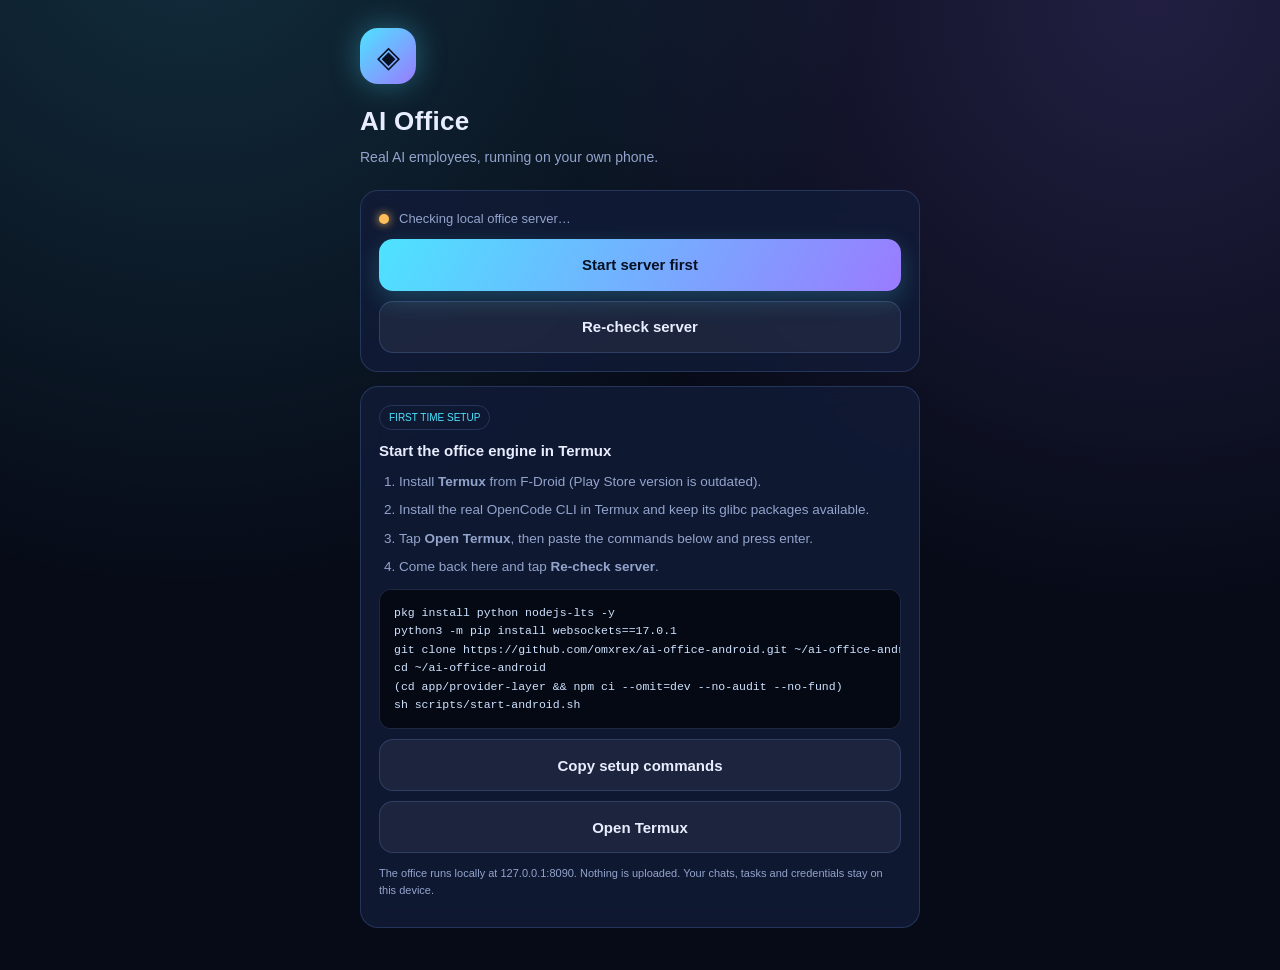
<file: android-app/index.html>
<!doctype html>
<html lang="en">
<head>
<meta charset="utf-8">
<meta name="viewport" content="width=device-width, initial-scale=1, maximum-scale=1, viewport-fit=cover">
<title>AI Office · Setup</title>
<style>
  :root{--bg:#070b18;--panel:rgba(18,27,56,.82);--line:rgba(126,164,255,.2);--text:#e8eeff;--muted:#93a4cc;--cyan:#4de3ff;--violet:#9a7bff;--green:#44e0a8;--amber:#ffbe5c}
  *{box-sizing:border-box;-webkit-tap-highlight-color:transparent}
  body{margin:0;min-height:100dvh;padding:28px 18px calc(28px + env(safe-area-inset-bottom));font:15px/1.5 -apple-system,BlinkMacSystemFont,"Segoe UI",Roboto,sans-serif;color:var(--text);background:radial-gradient(circle at 15% -10%,rgba(77,227,255,.16),transparent 45%),radial-gradient(circle at 90% 0,rgba(154,123,255,.18),transparent 40%),var(--bg)}
  .wrap{max-width:560px;margin:0 auto}
  .logo{width:56px;height:56px;display:grid;place-items:center;border-radius:18px;font-size:30px;background:linear-gradient(135deg,var(--cyan),var(--violet));color:#061022;box-shadow:0 0 30px rgba(77,227,255,.35)}
  h1{font-size:26px;margin:18px 0 6px;letter-spacing:.3px}
  .sub{color:var(--muted);margin:0 0 22px;font-size:14px}
  .card{border:1px solid var(--line);border-radius:18px;background:var(--panel);padding:18px;margin-bottom:14px;backdrop-filter:blur(12px)}
  .status{display:flex;align-items:center;gap:10px;font-size:13px;color:var(--muted)}
  .dot{width:10px;height:10px;border-radius:50%;background:var(--amber);box-shadow:0 0 10px var(--amber);flex:none}
  .status.ok .dot{background:var(--green);box-shadow:0 0 10px var(--green)}
  .status.ok{color:var(--green)}
  h2{font-size:15px;margin:0 0 10px}
  ol{margin:0;padding-left:20px;color:var(--muted);font-size:13.5px}
  li{margin-bottom:8px}
  code,pre{font-family:ui-monospace,SFMono-Regular,Menlo,monospace}
  pre{background:#050914;border:1px solid var(--line);border-radius:12px;padding:14px;overflow-x:auto;font-size:11.5px;line-height:1.6;color:#cfe3ff;margin:12px 0 0}
  .btn{min-height:52px;width:100%;border:0;border-radius:14px;font-size:15px;font-weight:700;margin-top:10px}
  .primary{background:linear-gradient(120deg,var(--cyan),var(--violet));color:#061022;box-shadow:0 8px 24px rgba(77,227,255,.22)}
  .secondary{background:rgba(255,255,255,.06);border:1px solid var(--line);color:var(--text)}
  .btn:active{transform:scale(.985)}
  .note{font-size:11px;color:var(--muted);margin-top:12px}
  .pill{display:inline-block;font-size:10px;padding:4px 9px;border-radius:999px;border:1px solid var(--line);color:var(--cyan);margin-bottom:10px}
</style>
</head>
<body>
<div class="wrap">
  <div class="logo">◈</div>
  <h1>AI Office</h1>
  <p class="sub">Real AI employees, running on your own phone.</p>

  <div class="card">
    <div class="status" id="status"><span class="dot"></span><span id="statusText">Checking local office server…</span></div>
    <button class="btn primary" id="open" onclick="openOffice()">Open AI Office</button>
    <button class="btn secondary" id="retry" onclick="retry()">Re-check server</button>
  </div>

  <div class="card" id="setup">
    <span class="pill">FIRST TIME SETUP</span>
    <h2>Start the office engine in Termux</h2>
    <ol>
      <li>Install <b>Termux</b> from F-Droid (Play Store version is outdated).</li>
      <li>Install the real OpenCode CLI in Termux and keep its glibc packages available.</li>
      <li>Tap <b>Open Termux</b>, then paste the commands below and press enter.</li>
      <li>Come back here and tap <b>Re-check server</b>.</li>
    </ol>
    <pre id="commands">pkg install python nodejs-lts -y
python3 -m pip install websockets==17.0.1
git clone https://github.com/omxrex/ai-office-android.git ~/ai-office-android
cd ~/ai-office-android
(cd app/provider-layer &amp;&amp; npm ci --omit=dev --no-audit --no-fund)
sh scripts/start-android.sh</pre>
    <button class="btn secondary" onclick="copyCommands()">Copy setup commands</button>
    <button class="btn secondary" onclick="openTermux()">Open Termux</button>
    <p class="note">The office runs locally at 127.0.0.1:8090. Nothing is uploaded. Your chats, tasks and credentials stay on this device.</p>
  </div>
</div>
<script>
  function setStatus(ok, text){
    var el = document.getElementById('status');
    el.className = 'status' + (ok ? ' ok' : '');
    document.getElementById('statusText').textContent = text;
    document.getElementById('setup').style.display = ok ? 'none' : 'block';
    document.getElementById('open').textContent = ok ? 'Open AI Office' : 'Start server first';
  }
  function openOffice(){
    if (window.AndroidOffice) window.AndroidOffice.openOffice();
    else window.location.href = 'http://127.0.0.1:8090/mobile';
  }
  function retry(){
    if (window.AndroidOffice) window.AndroidOffice.checkServer();
    else openOffice();
  }
  function openTermux(){
    if (window.AndroidOffice) window.AndroidOffice.openTermux();
  }
  function copyCommands(){
    var text = document.getElementById('commands').textContent;
    if (window.AndroidOffice) window.AndroidOffice.copyText(text);
    else if (navigator.clipboard) navigator.clipboard.writeText(text);
  }
  window.onServerStatus = function(ok){
    setStatus(ok, ok ? 'Office server is running · ready' : 'Office server is not running yet');
  };
  setStatus(false, 'Checking local office server…');
  if (window.AndroidOffice) window.AndroidOffice.checkServer();
</script>
</body>
</html>
</file>
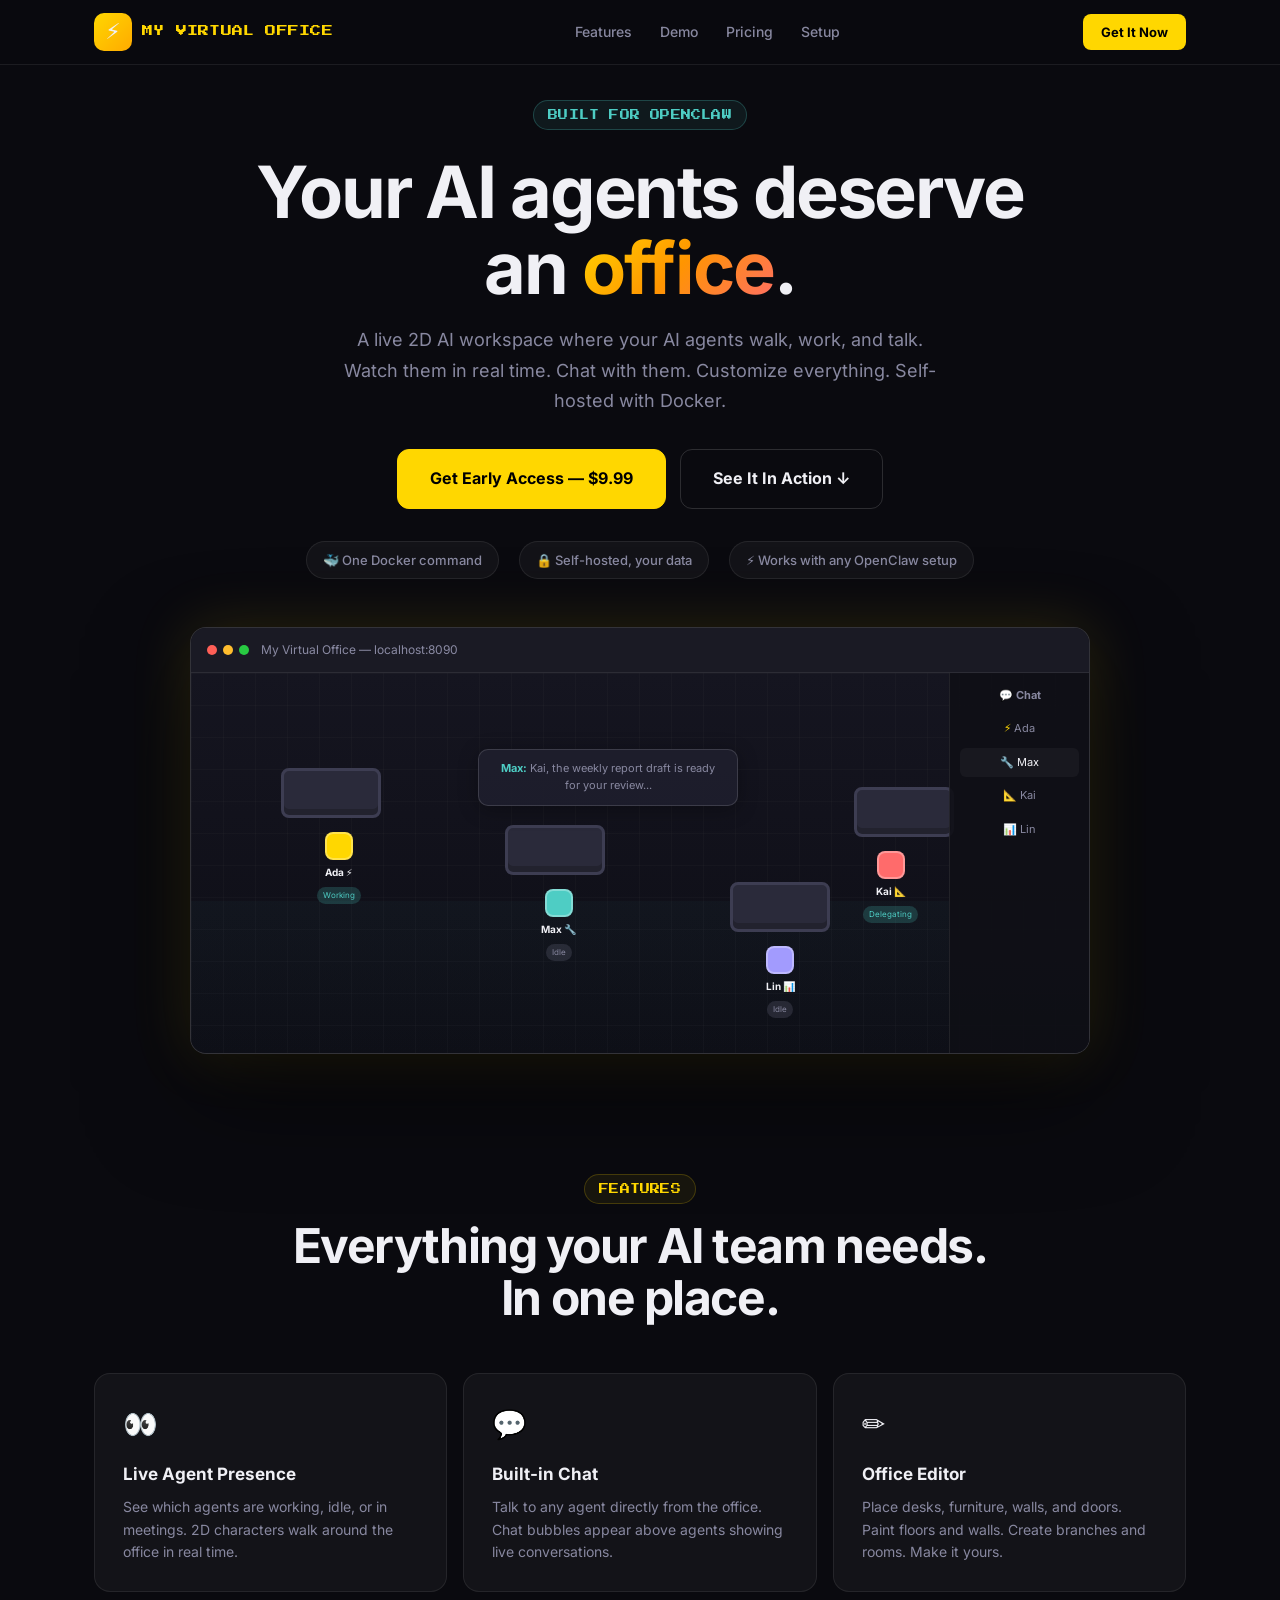
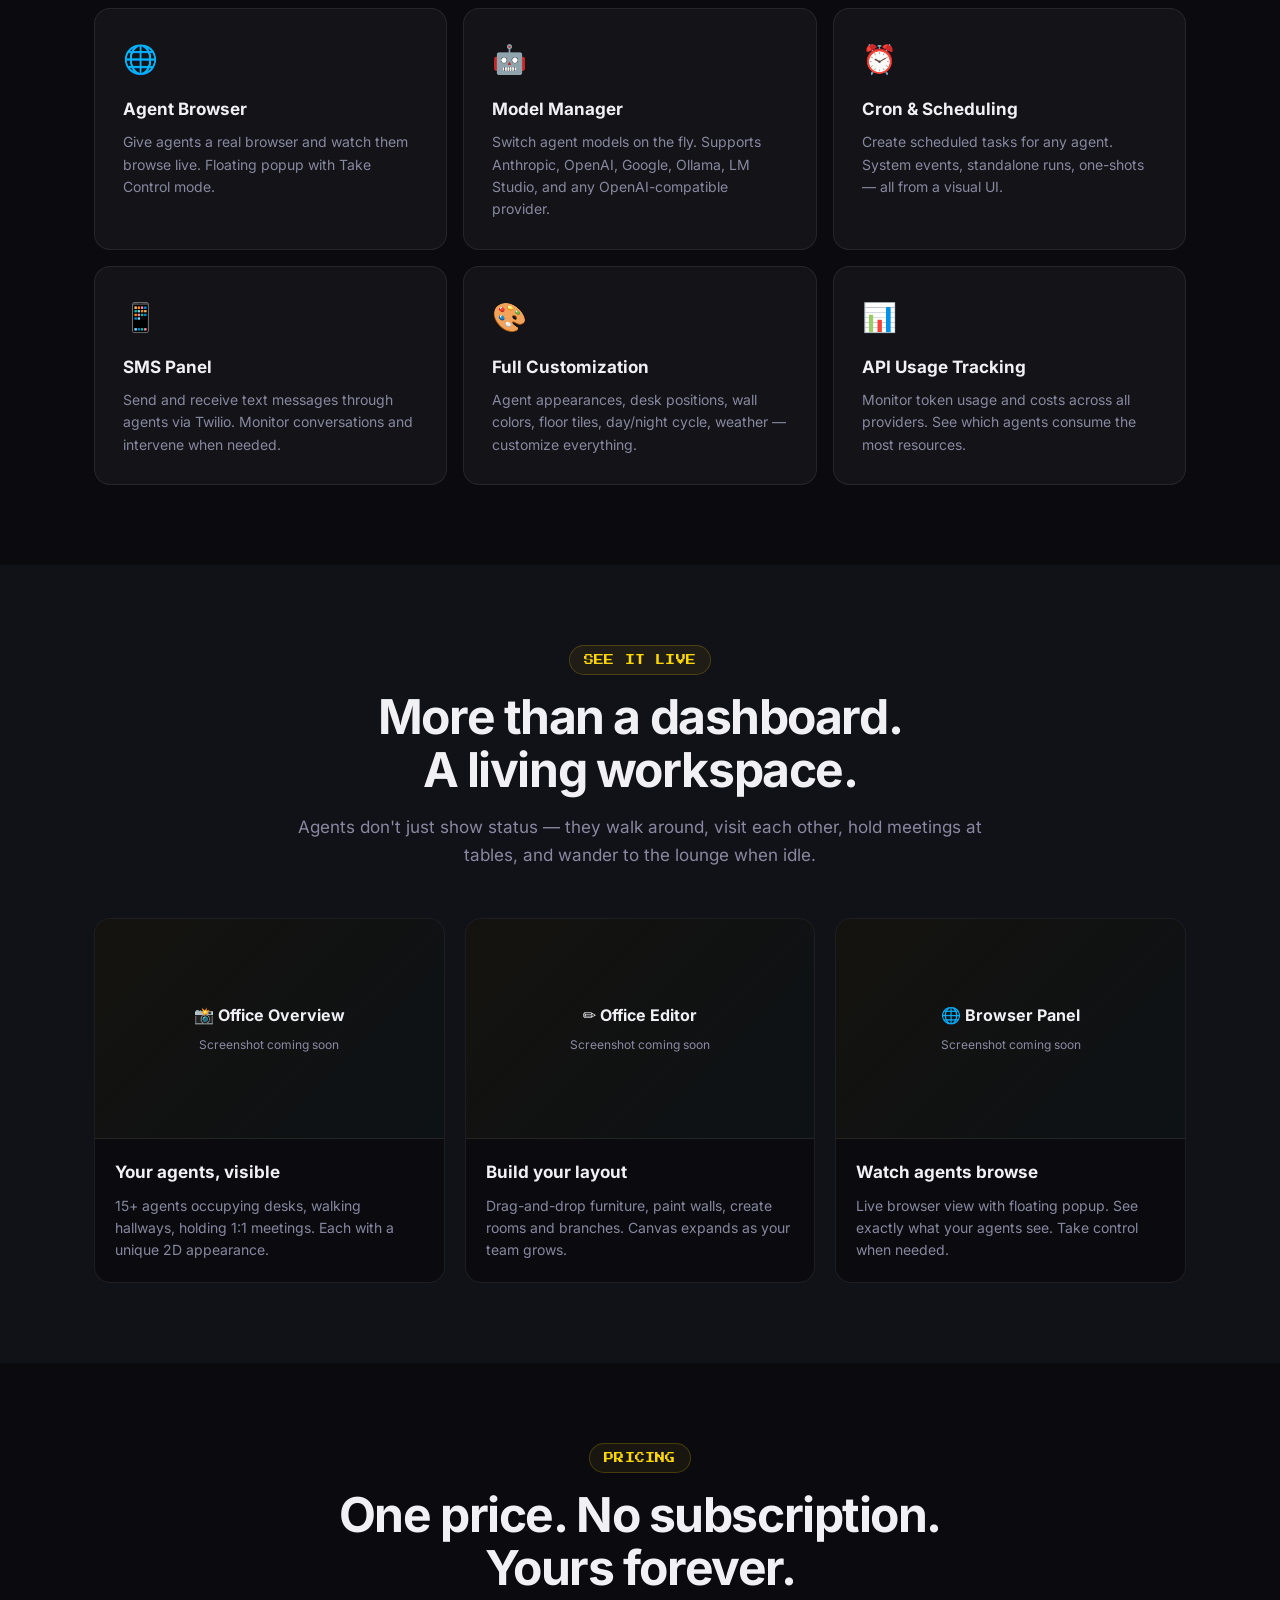
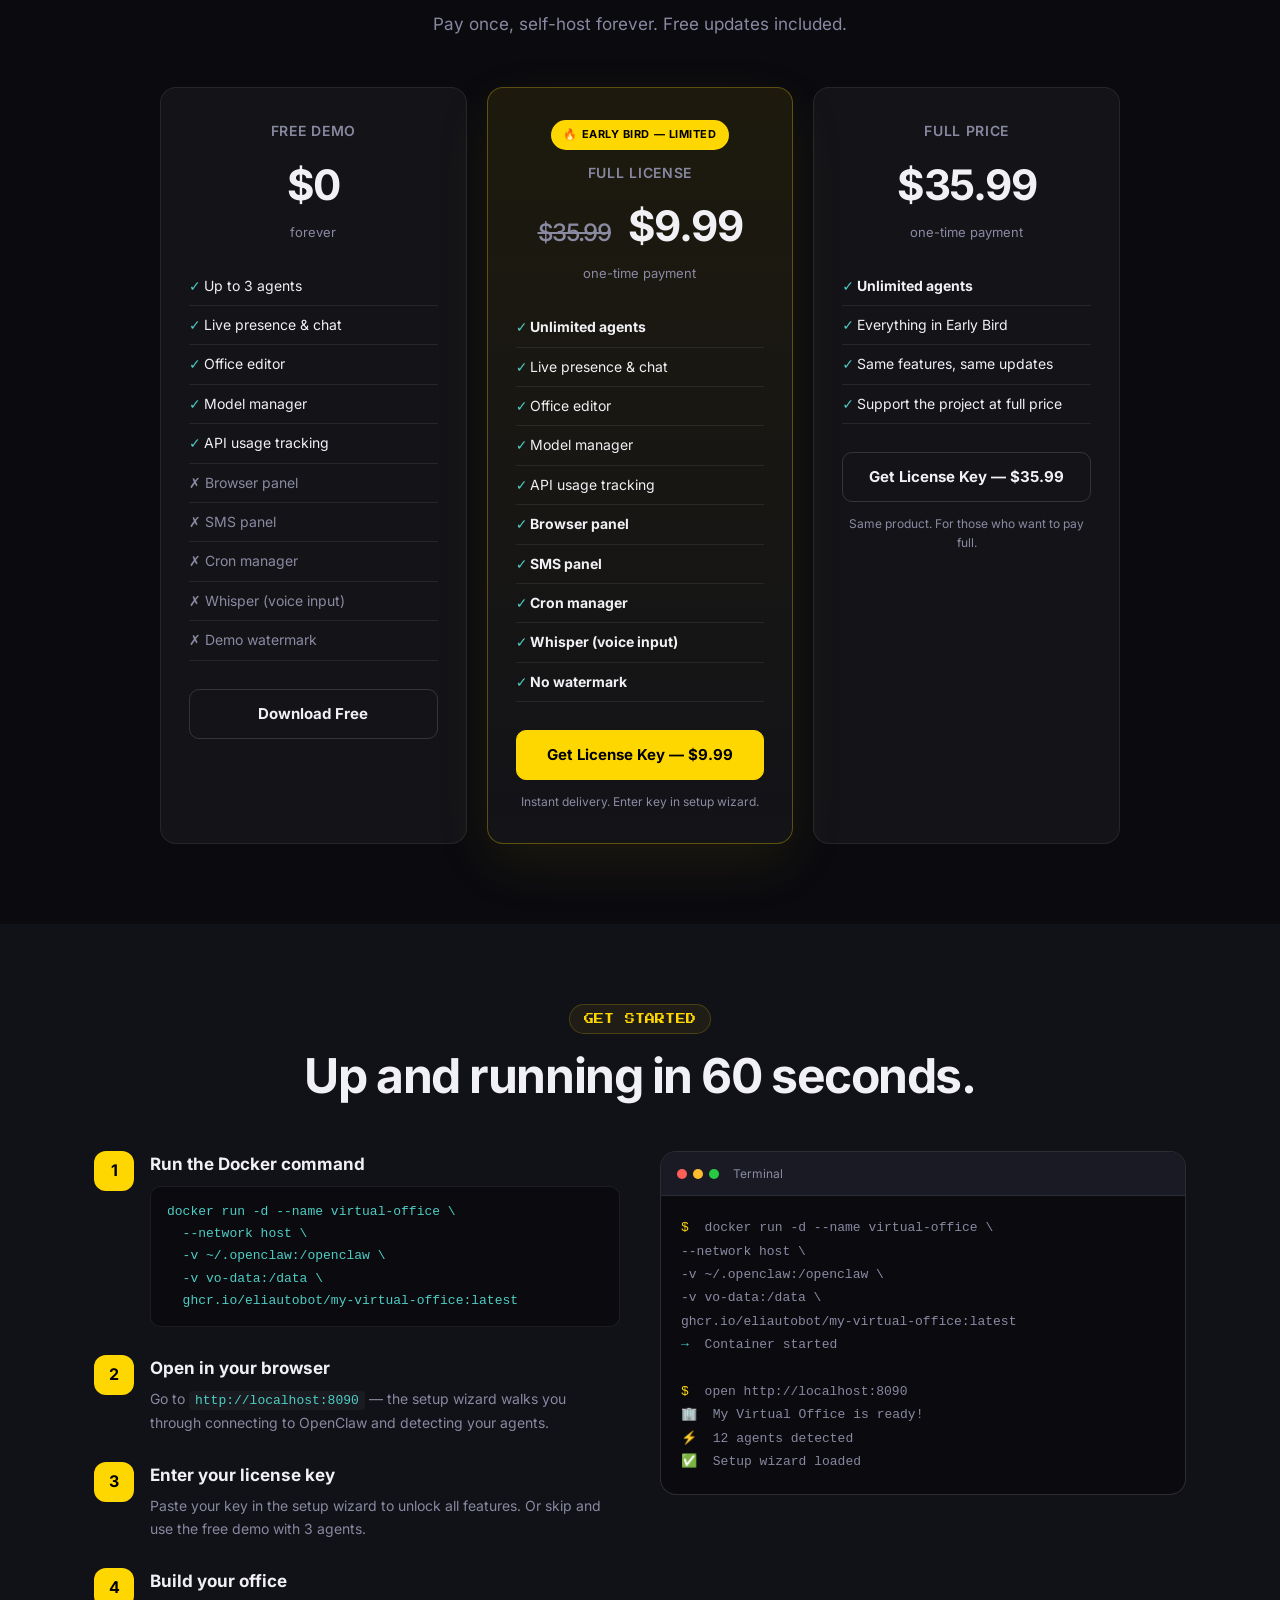
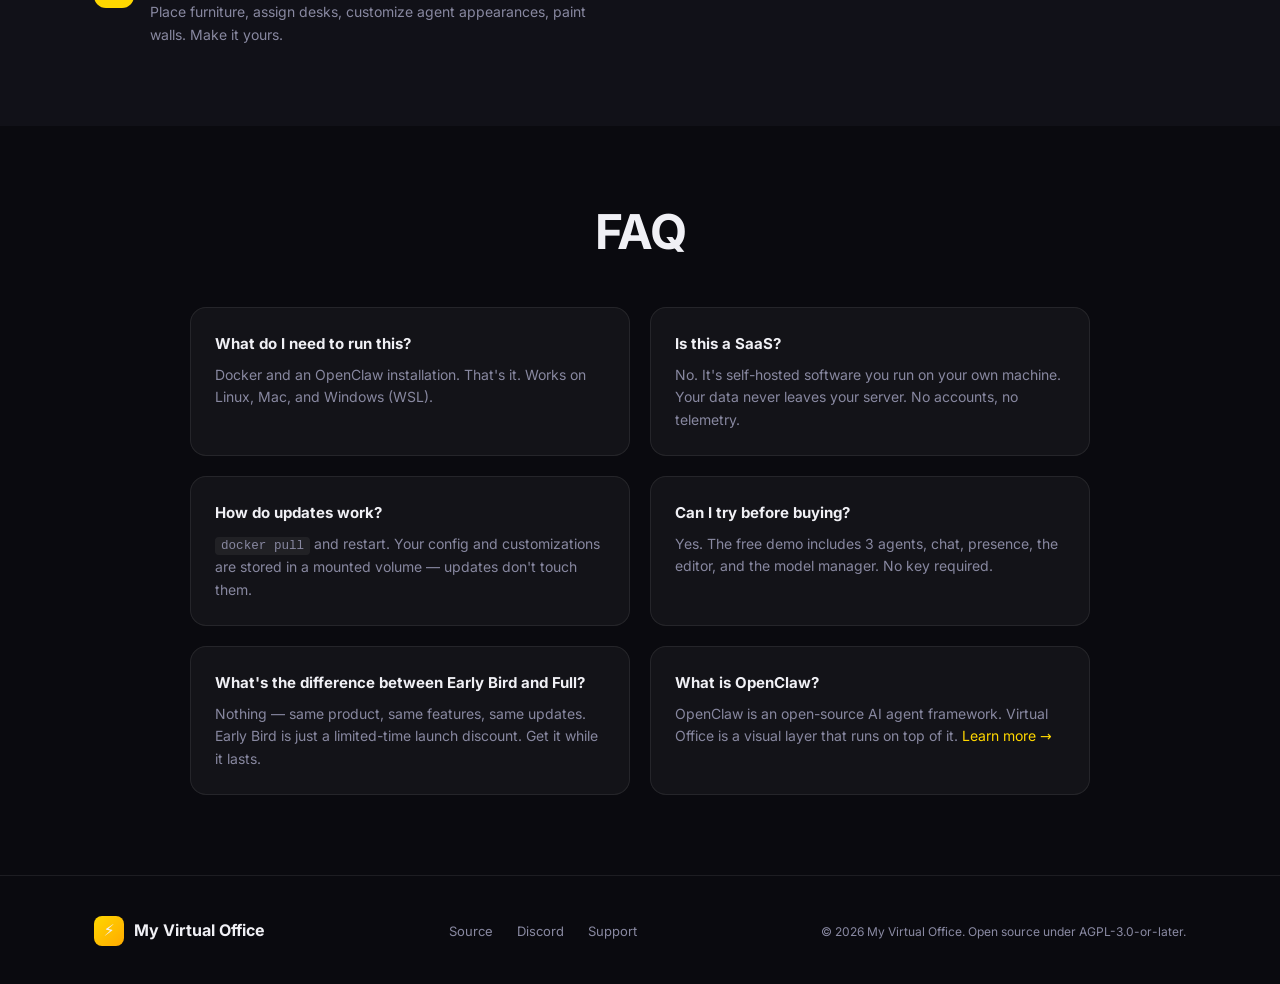
<file: website/index.html>
<!DOCTYPE html>
<html lang="en">
<head>
    <meta charset="UTF-8">
    <meta name="viewport" content="width=device-width, initial-scale=1.0">
    <title>My Virtual Office — A Visual Workspace for AI Agents</title>
    <meta name="description" content="Turn your AI agents into a living, breathing office. 2D AI workspace with live presence, chat, browser control, and more. Self-hosted with Docker.">
    <link rel="preload" href="fonts/Inter-latin.woff2" as="font" type="font/woff2" crossorigin>
    <link rel="preload" href="fonts/PressStart2P-latin.woff2" as="font" type="font/woff2" crossorigin>
    <link rel="stylesheet" href="styles.css">
</head>
<body>

<!-- Nav -->
<header class="nav">
    <div class="nav-inner">
        <a href="#" class="logo">
            <span class="logo-mark">⚡</span>
            <span class="logo-text">My Virtual Office</span>
        </a>
        <nav class="nav-links" aria-label="Sections">
            <a href="#features">Features</a>
            <a href="#demo">Demo</a>
            <a href="#pricing">Pricing</a>
            <a href="#setup">Setup</a>
        </nav>
        <a href="#pricing" class="nav-cta">Get It Now</a>
    </div>
</header>

<!-- Hero -->
<section class="hero">
    <div class="hero-inner">
        <div class="hero-badge">Built for OpenClaw</div>
        <h1>Your AI agents deserve<br>an <span class="gradient-text">office</span>.</h1>
        <p class="hero-sub">A live 2D AI workspace where your AI agents walk, work, and talk. Watch them in real time. Chat with them. Customize everything. Self-hosted with Docker.</p>
        <div class="hero-buttons">
            <a href="#pricing" class="btn btn-primary btn-lg">Get Early Access — $9.99</a>
            <a href="#demo" class="btn btn-ghost btn-lg">See It In Action ↓</a>
        </div>
        <div class="hero-proof">
            <div class="proof-item">🐳 One Docker command</div>
            <div class="proof-item">🔒 Self-hosted, your data</div>
            <div class="proof-item">⚡ Works with any OpenClaw setup</div>
        </div>
    </div>

    <!-- Animated office preview -->
    <div class="hero-preview">
        <div class="preview-window">
            <div class="preview-titlebar">
                <div class="titlebar-dots"><span></span><span></span><span></span></div>
                <div class="titlebar-text">My Virtual Office — localhost:8090</div>
            </div>
            <div class="preview-canvas">
                <div class="floor"></div>
                <!-- Desks -->
                <div class="p-desk" style="left:10%;top:25%"></div>
                <div class="p-desk" style="left:35%;top:40%"></div>
                <div class="p-desk" style="right:15%;top:30%"></div>
                <div class="p-desk" style="left:60%;top:55%"></div>
                <!-- Agents -->
                <div class="p-agent a1" style="left:14%;top:42%">
                    <div class="agent-body" style="background:#ffd700"></div>
                    <div class="agent-label">Ada ⚡</div>
                    <div class="agent-status working">Working</div>
                </div>
                <div class="p-agent a2" style="left:39%;top:57%">
                    <div class="agent-body" style="background:#4ecdc4"></div>
                    <div class="agent-label">Max 🔧</div>
                    <div class="agent-status idle">Idle</div>
                </div>
                <div class="p-agent a3" style="right:19%;top:47%">
                    <div class="agent-body" style="background:#ff6b6b"></div>
                    <div class="agent-label">Kai 📐</div>
                    <div class="agent-status working">Delegating</div>
                </div>
                <div class="p-agent a4" style="left:64%;top:72%">
                    <div class="agent-body" style="background:#a29bfe"></div>
                    <div class="agent-label">Lin 📊</div>
                    <div class="agent-status idle">Idle</div>
                </div>
                <!-- Chat bubble -->
                <div class="p-chat" style="left:32%;top:20%">
                    <strong>Max:</strong> Kai, the weekly report draft is ready for your review...
                </div>
                <!-- Sidebar mockup -->
                <div class="p-sidebar">
                    <div class="sb-title">💬 Chat</div>
                    <div class="sb-agent"><span style="color:#ffd700">⚡</span> Ada</div>
                    <div class="sb-agent active"><span style="color:#4ecdc4">🔧</span> Max</div>
                    <div class="sb-agent"><span style="color:#ff6b6b">📐</span> Kai</div>
                    <div class="sb-agent"><span style="color:#a29bfe">📊</span> Lin</div>
                </div>
            </div>
        </div>
    </div>
</section>

<!-- Features -->
<section id="features" class="features">
    <div class="section-inner">
        <div class="section-header">
            <div class="section-badge">Features</div>
            <h2>Everything your AI team needs.<br>In one place.</h2>
        </div>
        <div class="feature-grid">
            <div class="feature-card">
                <div class="feature-icon">👀</div>
                <h3>Live Agent Presence</h3>
                <p>See which agents are working, idle, or in meetings. 2D characters walk around the office in real time.</p>
            </div>
            <div class="feature-card">
                <div class="feature-icon">💬</div>
                <h3>Built-in Chat</h3>
                <p>Talk to any agent directly from the office. Chat bubbles appear above agents showing live conversations.</p>
            </div>
            <div class="feature-card">
                <div class="feature-icon">✏️</div>
                <h3>Office Editor</h3>
                <p>Place desks, furniture, walls, and doors. Paint floors and walls. Create branches and rooms. Make it yours.</p>
            </div>
            <div class="feature-card">
                <div class="feature-icon">🌐</div>
                <h3>Agent Browser</h3>
                <p>Give agents a real browser and watch them browse live. Floating popup with Take Control mode.</p>
            </div>
            <div class="feature-card">
                <div class="feature-icon">🤖</div>
                <h3>Model Manager</h3>
                <p>Switch agent models on the fly. Supports Anthropic, OpenAI, Google, Ollama, LM Studio, and any OpenAI-compatible provider.</p>
            </div>
            <div class="feature-card">
                <div class="feature-icon">⏰</div>
                <h3>Cron & Scheduling</h3>
                <p>Create scheduled tasks for any agent. System events, standalone runs, one-shots — all from a visual UI.</p>
            </div>
            <div class="feature-card">
                <div class="feature-icon">📱</div>
                <h3>SMS Panel</h3>
                <p>Send and receive text messages through agents via Twilio. Monitor conversations and intervene when needed.</p>
            </div>
            <div class="feature-card">
                <div class="feature-icon">🎨</div>
                <h3>Full Customization</h3>
                <p>Agent appearances, desk positions, wall colors, floor tiles, day/night cycle, weather — customize everything.</p>
            </div>
            <div class="feature-card">
                <div class="feature-icon">📊</div>
                <h3>API Usage Tracking</h3>
                <p>Monitor token usage and costs across all providers. See which agents consume the most resources.</p>
            </div>
        </div>
    </div>
</section>

<!-- Demo -->
<section id="demo" class="demo-section">
    <div class="section-inner">
        <div class="section-header">
            <div class="section-badge">See It Live</div>
            <h2>More than a dashboard.<br>A living workspace.</h2>
            <p class="section-sub">Agents don't just show status — they walk around, visit each other, hold meetings at tables, and wander to the lounge when idle.</p>
        </div>
        <div class="demo-grid">
            <div class="demo-card">
                <div class="demo-visual">
                    <div class="demo-placeholder">
                        <div class="placeholder-label">📸 Office Overview</div>
                        <div class="placeholder-hint">Screenshot coming soon</div>
                    </div>
                </div>
                <h3>Your agents, visible</h3>
                <p>15+ agents occupying desks, walking hallways, holding 1:1 meetings. Each with a unique 2D appearance.</p>
            </div>
            <div class="demo-card">
                <div class="demo-visual">
                    <div class="demo-placeholder">
                        <div class="placeholder-label">✏️ Office Editor</div>
                        <div class="placeholder-hint">Screenshot coming soon</div>
                    </div>
                </div>
                <h3>Build your layout</h3>
                <p>Drag-and-drop furniture, paint walls, create rooms and branches. Canvas expands as your team grows.</p>
            </div>
            <div class="demo-card">
                <div class="demo-visual">
                    <div class="demo-placeholder">
                        <div class="placeholder-label">🌐 Browser Panel</div>
                        <div class="placeholder-hint">Screenshot coming soon</div>
                    </div>
                </div>
                <h3>Watch agents browse</h3>
                <p>Live browser view with floating popup. See exactly what your agents see. Take control when needed.</p>
            </div>
        </div>
    </div>
</section>

<!-- Pricing -->
<section id="pricing" class="pricing-section">
    <div class="section-inner">
        <div class="section-header">
            <div class="section-badge">Pricing</div>
            <h2>One price. No subscription.<br>Yours forever.</h2>
            <p class="section-sub">Pay once, self-host forever. Free updates included.</p>
        </div>
        <div class="pricing-grid">
            <div class="pricing-card">
                <div class="price-tier">Free Demo</div>
                <div class="price-amount">$0</div>
                <div class="price-period">forever</div>
                <ul class="price-features">
                    <li class="included">Up to 3 agents</li>
                    <li class="included">Live presence & chat</li>
                    <li class="included">Office editor</li>
                    <li class="included">Model manager</li>
                    <li class="included">API usage tracking</li>
                    <li class="excluded">Browser panel</li>
                    <li class="excluded">SMS panel</li>
                    <li class="excluded">Cron manager</li>
                    <li class="excluded">Whisper (voice input)</li>
                    <li class="excluded">Demo watermark</li>
                </ul>
                <a href="https://github.com/eliautobot/my-virtual-office" class="btn btn-ghost btn-full" target="_blank">Download Free</a>
            </div>
            <div class="pricing-card featured">
                <div class="price-badge">🔥 EARLY BIRD — LIMITED</div>
                <div class="price-tier">Full License</div>
                <div class="price-amount"><span class="price-strike">$35.99</span> $9.99</div>
                <div class="price-period">one-time payment</div>
                <ul class="price-features">
                    <li class="included"><strong>Unlimited agents</strong></li>
                    <li class="included">Live presence & chat</li>
                    <li class="included">Office editor</li>
                    <li class="included">Model manager</li>
                    <li class="included">API usage tracking</li>
                    <li class="included"><strong>Browser panel</strong></li>
                    <li class="included"><strong>SMS panel</strong></li>
                    <li class="included"><strong>Cron manager</strong></li>
                    <li class="included"><strong>Whisper (voice input)</strong></li>
                    <li class="included"><strong>No watermark</strong></li>
                </ul>
                <a href="#" class="btn btn-primary btn-full" id="buy-btn">Get License Key — $9.99</a>
                <div class="price-note">Instant delivery. Enter key in setup wizard.</div>
            </div>
            <div class="pricing-card">
                <div class="price-tier">Full Price</div>
                <div class="price-amount">$35.99</div>
                <div class="price-period">one-time payment</div>
                <ul class="price-features">
                    <li class="included"><strong>Unlimited agents</strong></li>
                    <li class="included">Everything in Early Bird</li>
                    <li class="included">Same features, same updates</li>
                    <li class="included">Support the project at full price</li>
                </ul>
                <a href="#" class="btn btn-ghost btn-full" id="buy-full-btn">Get License Key — $35.99</a>
                <div class="price-note">Same product. For those who want to pay full.</div>
            </div>
        </div>
    </div>
</section>

<!-- Setup -->
<section id="setup" class="setup-section">
    <div class="section-inner">
        <div class="section-header">
            <div class="section-badge">Get Started</div>
            <h2>Up and running in 60 seconds.</h2>
        </div>
        <div class="setup-grid">
            <div class="setup-steps">
                <div class="setup-step">
                    <div class="step-num">1</div>
                    <div class="step-content">
                        <h3>Run the Docker command</h3>
                        <div class="code-block">
                            <code>docker run -d --name virtual-office \
  --network host \
  -v ~/.openclaw:/openclaw \
  -v vo-data:/data \
  ghcr.io/eliautobot/my-virtual-office:latest</code>
                        </div>
                    </div>
                </div>
                <div class="setup-step">
                    <div class="step-num">2</div>
                    <div class="step-content">
                        <h3>Open in your browser</h3>
                        <p>Go to <code>http://localhost:8090</code> — the setup wizard walks you through connecting to OpenClaw and detecting your agents.</p>
                    </div>
                </div>
                <div class="setup-step">
                    <div class="step-num">3</div>
                    <div class="step-content">
                        <h3>Enter your license key</h3>
                        <p>Paste your key in the setup wizard to unlock all features. Or skip and use the free demo with 3 agents.</p>
                    </div>
                </div>
                <div class="setup-step">
                    <div class="step-num">4</div>
                    <div class="step-content">
                        <h3>Build your office</h3>
                        <p>Place furniture, assign desks, customize agent appearances, paint walls. Make it yours.</p>
                    </div>
                </div>
            </div>
            <div class="setup-terminal">
                <div class="terminal-bar">
                    <span></span><span></span><span></span>
                    <div class="terminal-title">Terminal</div>
                </div>
                <div class="terminal-body">
                    <div class="term-line"><span class="term-prompt">$</span> docker run -d --name virtual-office \</div>
                    <div class="term-line dim">    --network host \</div>
                    <div class="term-line dim">    -v ~/.openclaw:/openclaw \</div>
                    <div class="term-line dim">    -v vo-data:/data \</div>
                    <div class="term-line dim">    ghcr.io/eliautobot/my-virtual-office:latest</div>
                    <div class="term-line"><span class="term-out">→</span> Container started</div>
                    <div class="term-line">&nbsp;</div>
                    <div class="term-line"><span class="term-prompt">$</span> open http://localhost:8090</div>
                    <div class="term-line"><span class="term-out">🏢</span> My Virtual Office is ready!</div>
                    <div class="term-line"><span class="term-out">⚡</span> 12 agents detected</div>
                    <div class="term-line"><span class="term-out">✅</span> Setup wizard loaded</div>
                </div>
            </div>
        </div>
    </div>
</section>

<!-- FAQ -->
<section class="faq-section">
    <div class="section-inner">
        <div class="section-header">
            <h2>FAQ</h2>
        </div>
        <div class="faq-grid">
            <div class="faq-item">
                <h3>What do I need to run this?</h3>
                <p>Docker and an OpenClaw installation. That's it. Works on Linux, Mac, and Windows (WSL).</p>
            </div>
            <div class="faq-item">
                <h3>Is this a SaaS?</h3>
                <p>No. It's self-hosted software you run on your own machine. Your data never leaves your server. No accounts, no telemetry.</p>
            </div>
            <div class="faq-item">
                <h3>How do updates work?</h3>
                <p><code>docker pull</code> and restart. Your config and customizations are stored in a mounted volume — updates don't touch them.</p>
            </div>
            <div class="faq-item">
                <h3>Can I try before buying?</h3>
                <p>Yes. The free demo includes 3 agents, chat, presence, the editor, and the model manager. No key required.</p>
            </div>
            <div class="faq-item">
                <h3>What's the difference between Early Bird and Full?</h3>
                <p>Nothing — same product, same features, same updates. Early Bird is just a limited-time launch discount. Get it while it lasts.</p>
            </div>
            <div class="faq-item">
                <h3>What is OpenClaw?</h3>
                <p>OpenClaw is an open-source AI agent framework. Virtual Office is a visual layer that runs on top of it. <a href="https://github.com/openclaw/openclaw" target="_blank">Learn more →</a></p>
            </div>
        </div>
    </div>
</section>

<!-- Footer -->
<footer class="footer">
    <div class="footer-inner">
        <div class="footer-brand">
            <span class="logo-mark">⚡</span>
            <span>My Virtual Office</span>
        </div>
        <div class="footer-links">
            <a href="https://github.com/eliautobot/my-virtual-office" target="_blank">Source</a>
            <a href="https://discord.com/invite/clawd" target="_blank">Discord</a>
            <a href="mailto:support@yourvirtualoffice.com">Support</a>
        </div>
        <div class="footer-copy">© 2026 My Virtual Office. Open source under AGPL-3.0-or-later.</div>
    </div>
</footer>

<script src="script.js"></script>
</body>
</html>
</file>
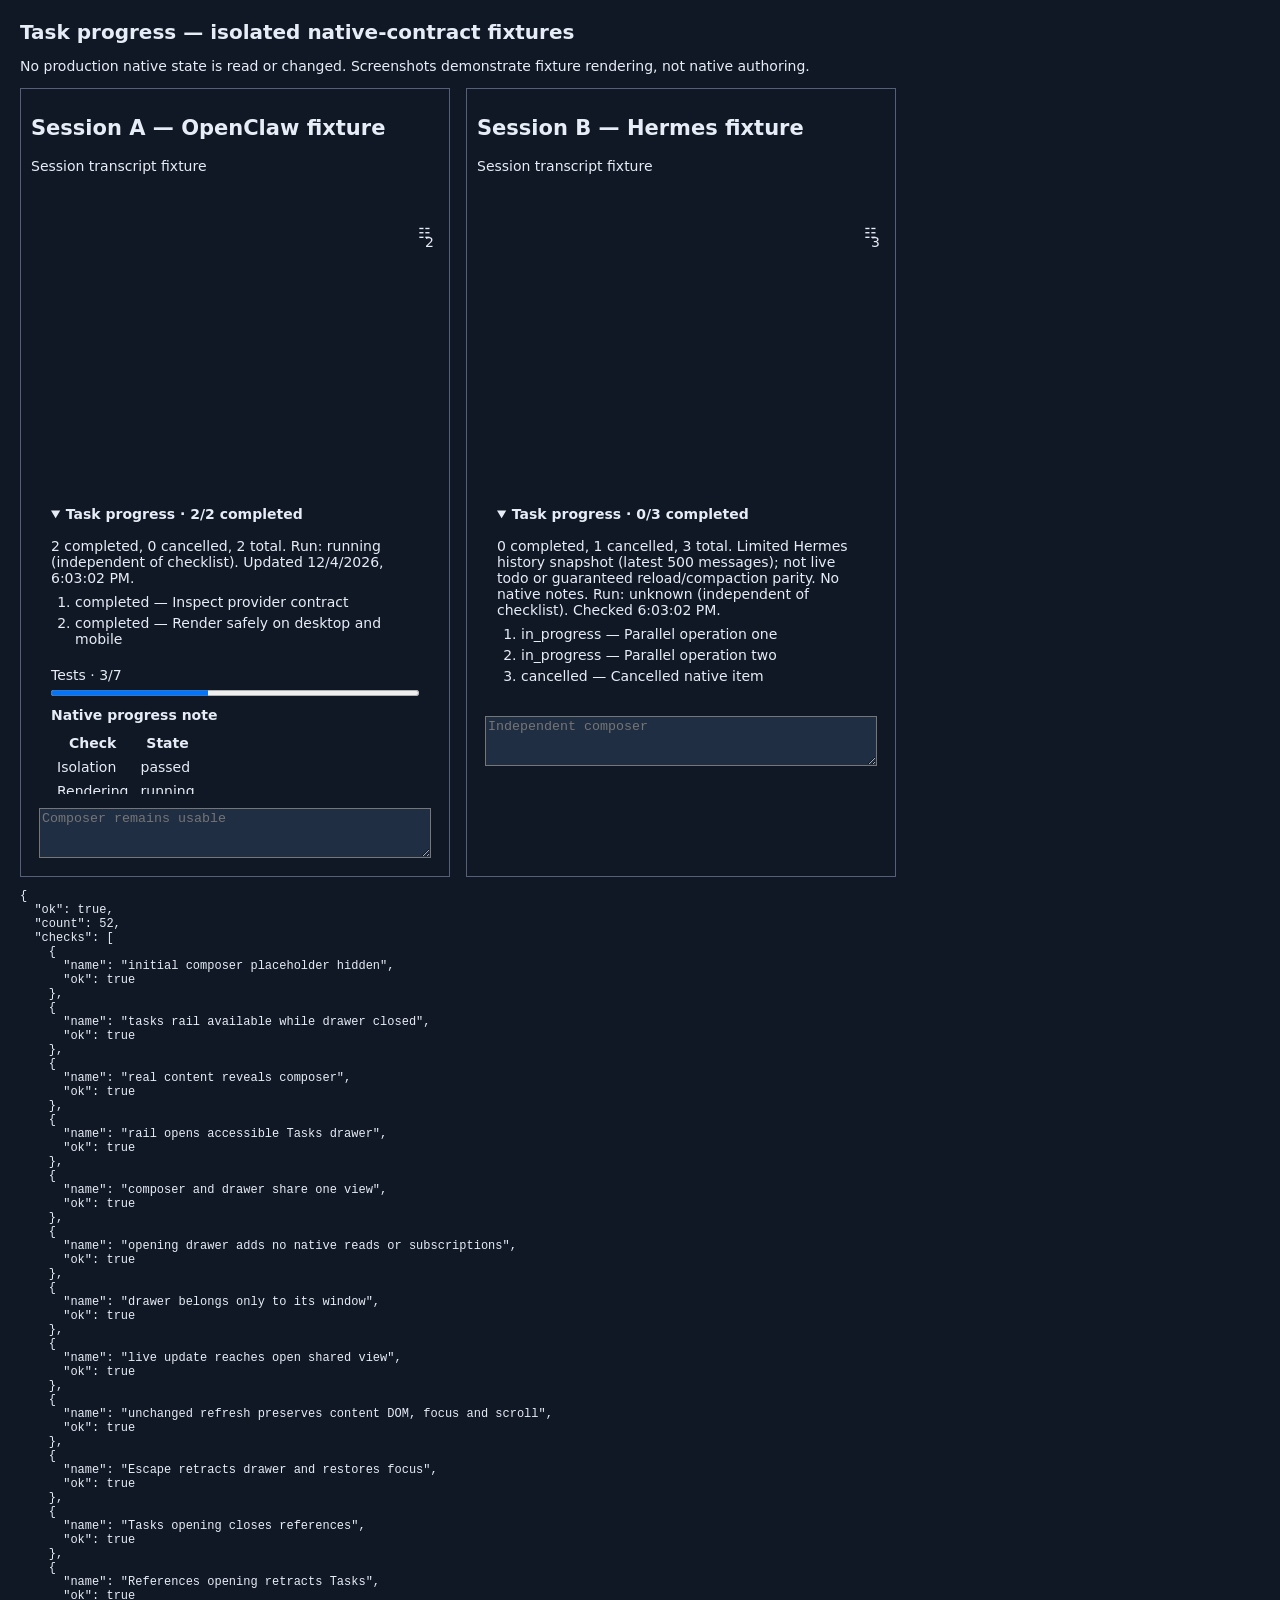
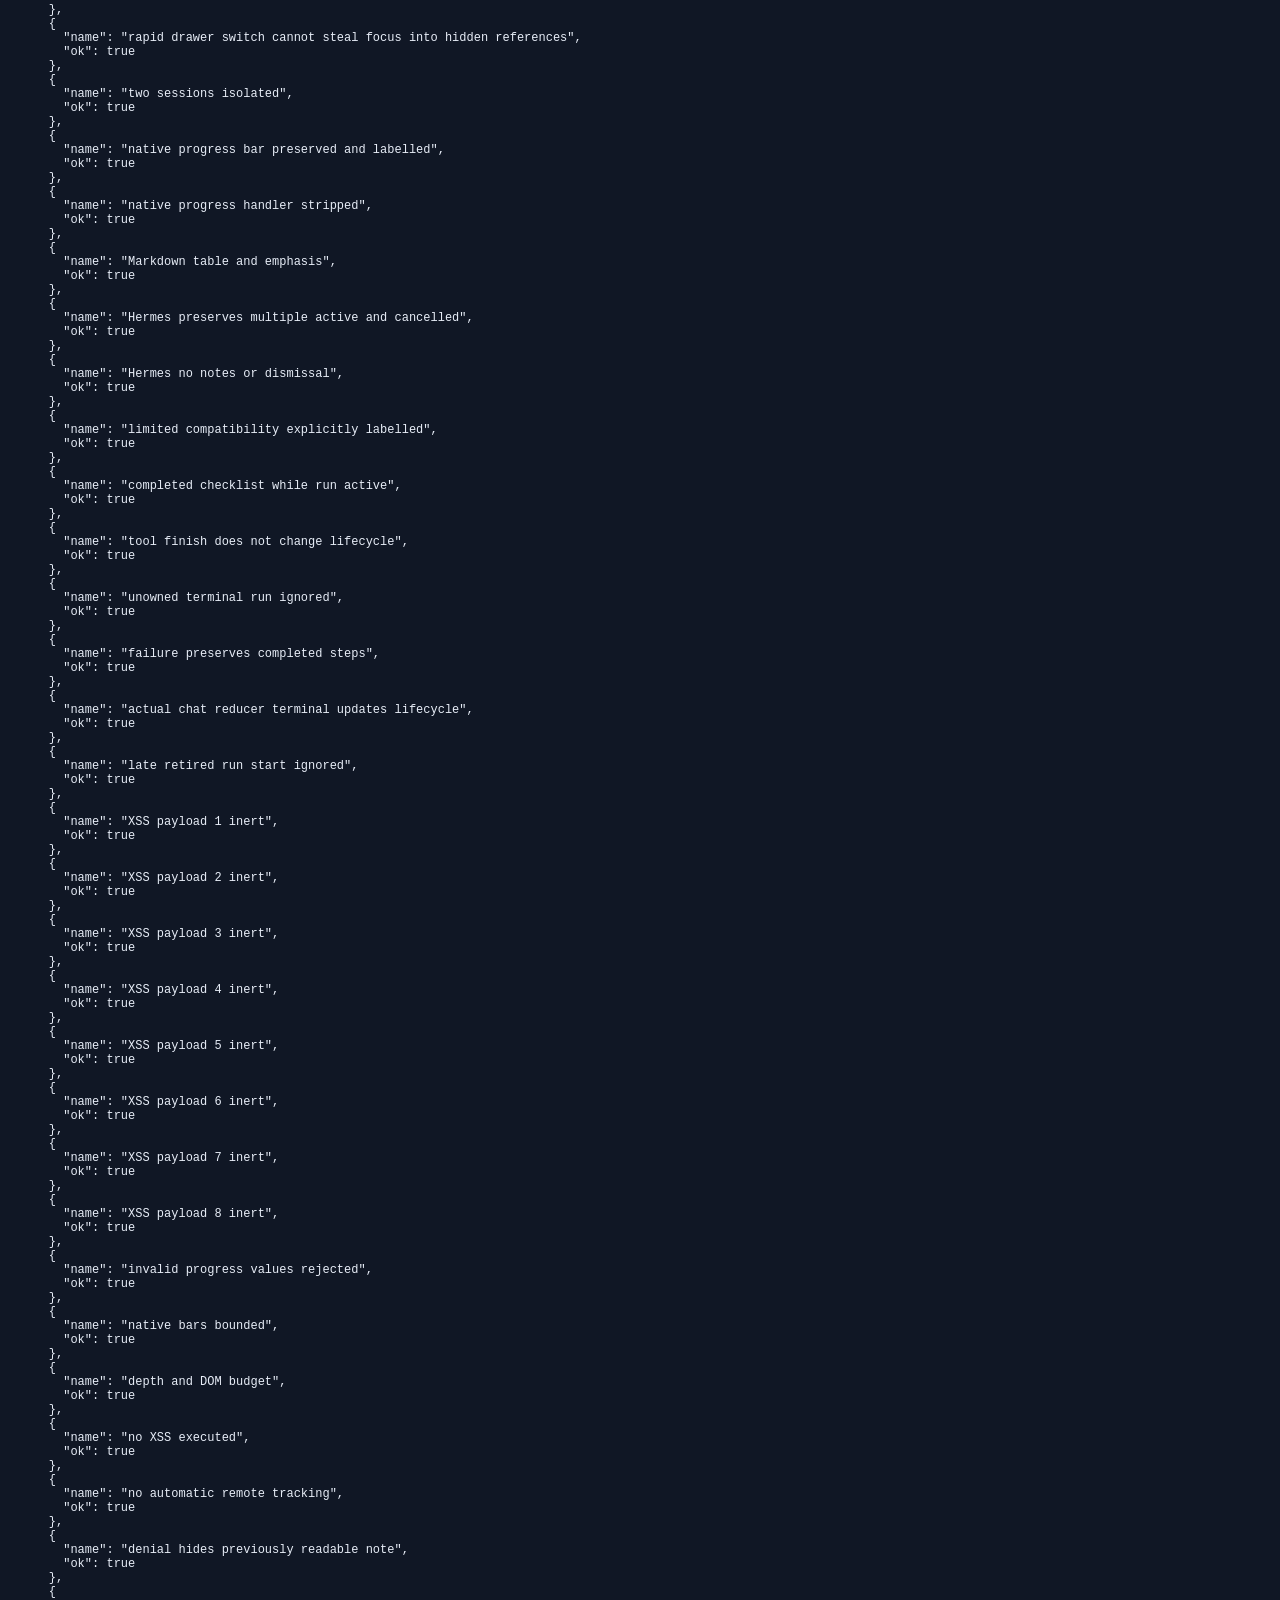
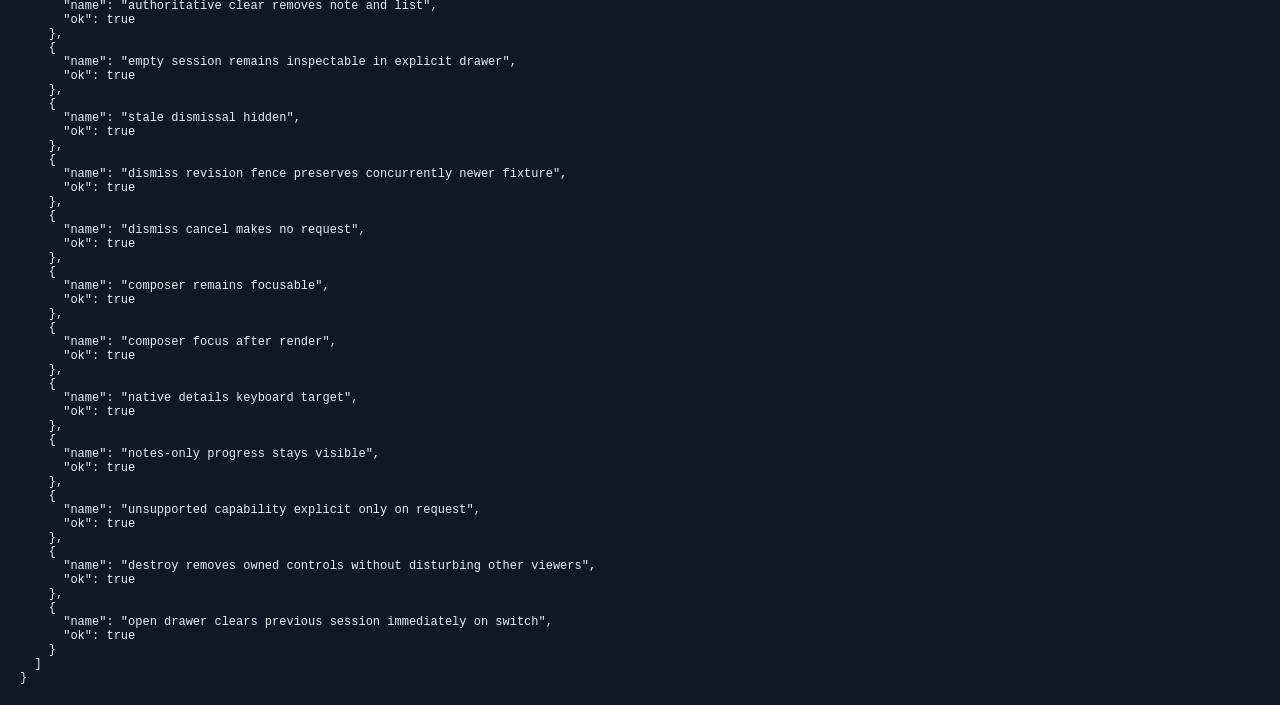
<file: tests/session-progress-browser.html>
<!doctype html><html lang="en"><meta charset="utf-8"><meta name="viewport" content="width=device-width,initial-scale=1"><title>Task progress — isolated browser fixtures</title><link rel="stylesheet" href="../app/office-task-progress.css"><link rel="stylesheet" href="../app/session-progress.css"><style>body{background:#101725;color:#e7edf7;font:14px system-ui;margin:20px}main{display:flex;gap:16px;flex-wrap:wrap}.chat-panel{width:430px;max-width:100%;border:1px solid #526079;padding:10px;box-sizing:border-box}.chat-body{height:340px;position:relative;overflow:hidden}.chat-input-row{display:flex;padding:8px}.chat-input-row textarea{width:100%;min-height:44px;background:#202e43;color:white}#results{white-space:pre-wrap;font-size:12px}h1{font-size:20px}</style><h1>Task progress — isolated native-contract fixtures</h1><p>No production native state is read or changed. Screenshots demonstrate fixture rendering, not native authoring.</p><main><section id="a" class="chat-panel"><h2>Session A — OpenClaw fixture</h2><div class="chat-body"><div class="chat-messages">Session transcript fixture</div></div><div class="chat-input-row"><textarea aria-label="Message in session A" placeholder="Composer remains usable"></textarea></div></section><section id="b" class="chat-panel"><h2>Session B — Hermes fixture</h2><div class="chat-body"><div class="chat-messages">Session transcript fixture</div></div><div class="chat-input-row"><textarea aria-label="Message in session B" placeholder="Independent composer"></textarea></div></section></main><pre id="results" role="status">Running browser checks…</pre><script src="../app/marked.min.js"></script><script src="../app/chat-events.js"></script><script src="../app/office-chat-references.js"></script><script src="../app/session-progress.js"></script><script src="session-progress-browser.js"></script></html>
</file>
<file: website/styles.css>
/* ═══ Fonts (self-hosted, SIL Open Font License 1.1; see fonts/OFL-*.txt) ═══ */
@font-face { font-family: "Inter"; font-style: normal; font-weight: 400 700; font-display: swap; src: url("fonts/Inter-latin.woff2") format("woff2"); }
@font-face { font-family: "Press Start 2P"; font-style: normal; font-weight: 400; font-display: swap; src: url("fonts/PressStart2P-latin.woff2") format("woff2"); }

/* ═══ Variables ═══ */
:root {
    --bg: #0a0a0f;
    --bg-2: #111118;
    --bg-3: #1a1a24;
    --surface: rgba(255,255,255,0.04);
    --surface-hover: rgba(255,255,255,0.07);
    --border: rgba(255,255,255,0.08);
    --border-strong: rgba(255,255,255,0.14);
    --text: #f0f0f5;
    --text-dim: #8888a0;
    --text-muted: #8a8aa3;
    --accent: #ffd700;
    --accent-glow: rgba(255,215,0,0.15);
    --green: #4ecdc4;
    --red: #ff6b6b;
    --purple: #a29bfe;
    --blue: #7c9cff;
    --max-w: 1140px;
    --radius: 16px;
    --radius-sm: 10px;
}

/* ═══ Reset ═══ */
*, *::before, *::after { box-sizing: border-box; margin: 0; padding: 0; }
html { scroll-behavior: smooth; -webkit-font-smoothing: antialiased; }
body {
    font-family: 'Inter', system-ui, -apple-system, sans-serif;
    background: var(--bg);
    color: var(--text);
    line-height: 1.6;
    overflow-x: hidden;
}
a { color: inherit; text-decoration: none; }
img { max-width: 100%; display: block; }
code { font-family: 'SF Mono', 'Fira Code', monospace; font-size: 0.9em; }

/* ═══ Nav ═══ */
.nav {
    position: fixed; top: 0; left: 0; right: 0; z-index: 100;
    background: rgba(10,10,15,0.85);
    backdrop-filter: blur(20px);
    border-bottom: 1px solid var(--border);
}
.nav-inner {
    max-width: var(--max-w); margin: 0 auto; padding: 0 24px;
    display: flex; align-items: center; justify-content: space-between;
    height: 64px;
}
.logo { display: flex; align-items: center; gap: 10px; font-weight: 800; font-size: 16px; }
.logo-mark {
    font-size: 22px; width: 38px; height: 38px; display: grid; place-items: center;
    background: linear-gradient(135deg, var(--accent), #ffaa00);
    border-radius: 10px;
}
.nav-links { display: flex; gap: 28px; font-size: 14px; color: var(--text-dim); font-weight: 500; }
.nav-links a:hover { color: var(--text); }
.nav-cta {
    padding: 8px 18px; border-radius: 8px; font-size: 13px; font-weight: 700;
    background: var(--accent); color: #000; transition: 0.2s;
}
.nav-cta:hover { background: #ffe34d; transform: translateY(-1px); }

/* ═══ Buttons ═══ */
.btn {
    display: inline-flex; align-items: center; justify-content: center;
    padding: 12px 24px; border-radius: var(--radius-sm); font-weight: 700;
    font-size: 15px; border: 1px solid transparent; cursor: pointer;
    transition: all 0.2s; text-decoration: none;
}
.btn:hover { transform: translateY(-2px); }
.btn-primary { background: var(--accent); color: #000; border-color: var(--accent); }
.btn-primary:hover { background: #ffe34d; box-shadow: 0 8px 30px var(--accent-glow); }
.btn-ghost { background: transparent; border-color: var(--border-strong); color: var(--text); }
.btn-ghost:hover { background: var(--surface); border-color: rgba(255,255,255,0.2); }
.btn-lg { padding: 16px 32px; font-size: 16px; border-radius: 12px; }
.btn-full { width: 100%; justify-content: center; }

/* ═══ Hero ═══ */
.hero {
    max-width: var(--max-w); margin: 0 auto; padding: 100px 24px 40px;
    text-align: center;
}
.hero-inner { max-width: 780px; margin: 0 auto 48px; }
.hero-badge {
    display: inline-flex; padding: 6px 14px; border-radius: 999px;
    font-size: 12px; font-weight: 700; text-transform: uppercase; letter-spacing: 0.1em;
    color: var(--green); border: 1px solid rgba(78,205,196,0.25);
    background: rgba(78,205,196,0.08); margin-bottom: 24px;
}
.hero h1 {
    font-size: clamp(40px, 7vw, 72px); font-weight: 900;
    line-height: 1.05; letter-spacing: -0.03em; margin-bottom: 20px;
}
.gradient-text {
    background: linear-gradient(135deg, var(--accent), #ff9500, var(--red));
    -webkit-background-clip: text; -webkit-text-fill-color: transparent;
    background-clip: text;
}
.hero-sub { font-size: 18px; color: var(--text-dim); max-width: 600px; margin: 0 auto 32px; line-height: 1.7; }
.hero-buttons { display: flex; gap: 14px; justify-content: center; flex-wrap: wrap; margin-bottom: 32px; }
.hero-proof { display: flex; gap: 20px; justify-content: center; flex-wrap: wrap; }
.proof-item {
    padding: 8px 16px; border-radius: 999px; font-size: 13px; font-weight: 500;
    background: var(--surface); border: 1px solid var(--border); color: var(--text-dim);
}

/* ═══ Hero Preview (animated office) ═══ */
.hero-preview { max-width: 900px; margin: 0 auto; }
.preview-window {
    border-radius: var(--radius); overflow: hidden;
    border: 1px solid var(--border-strong);
    background: var(--bg-2);
    box-shadow: 0 40px 100px rgba(0,0,0,0.5), 0 0 60px var(--accent-glow);
}
.preview-titlebar {
    display: flex; align-items: center; gap: 12px; padding: 12px 16px;
    background: var(--bg-3); border-bottom: 1px solid var(--border);
}
.titlebar-dots { display: flex; gap: 6px; }
.titlebar-dots span { width: 10px; height: 10px; border-radius: 50%; background: rgba(255,255,255,0.15); }
.titlebar-dots span:first-child { background: #ff5f57; }
.titlebar-dots span:nth-child(2) { background: #ffbd2e; }
.titlebar-dots span:nth-child(3) { background: #28ca42; }
.titlebar-text { font-size: 12px; color: var(--text-muted); }
.preview-canvas {
    position: relative; min-height: 380px; overflow: hidden;
    background:
        linear-gradient(90deg, rgba(255,255,255,0.02) 1px, transparent 1px) 0 0 / 32px 32px,
        linear-gradient(rgba(255,255,255,0.02) 1px, transparent 1px) 0 0 / 32px 32px,
        linear-gradient(180deg, #151520 0%, #0d0d15 100%);
}
.floor {
    position: absolute; bottom: 0; left: 0; right: 0; height: 40%;
    background: linear-gradient(180deg, rgba(78,205,196,0.03), rgba(78,205,196,0.01));
}
.p-desk {
    position: absolute; width: 100px; height: 50px; border-radius: 8px;
    background: #2a2a3a; border: 3px solid #3d3d52;
    box-shadow: inset 0 -6px 0 rgba(0,0,0,0.2);
}
.p-agent { position: absolute; text-align: center; }
.agent-body {
    width: 28px; height: 28px; border-radius: 8px; margin: 0 auto 4px;
    border: 2px solid rgba(255,255,255,0.3);
}
.agent-label { font-size: 10px; font-weight: 700; white-space: nowrap; }
.agent-status {
    font-size: 8px; padding: 2px 6px; border-radius: 999px; margin-top: 2px;
    display: inline-block;
}
.agent-status.working { background: rgba(78,205,196,0.2); color: var(--green); }
.agent-status.idle { background: rgba(136,136,160,0.2); color: var(--text-dim); }
.p-chat {
    position: absolute; padding: 10px 14px; border-radius: 10px;
    background: rgba(30,30,45,0.95); border: 1px solid var(--border-strong);
    font-size: 11px; color: var(--text-dim); max-width: 260px;
    box-shadow: 0 4px 20px rgba(0,0,0,0.3);
}
.p-chat strong { color: var(--green); }
.p-sidebar {
    position: absolute; right: 0; top: 0; bottom: 0; width: 140px;
    background: rgba(15,15,22,0.9); border-left: 1px solid var(--border);
    padding: 14px 10px;
}
.sb-title { font-size: 11px; font-weight: 700; color: var(--text-dim); margin-bottom: 10px; }
.sb-agent {
    padding: 6px 8px; border-radius: 6px; font-size: 11px; margin-bottom: 4px;
    color: var(--text-dim);
}
.sb-agent.active { background: var(--surface); color: var(--text); }

/* Agent animations */
.p-agent.a1 { animation: float-agent 4s ease-in-out infinite; }
.p-agent.a2 { animation: float-agent 5s ease-in-out infinite 1s; }
.p-agent.a3 { animation: float-agent 4.5s ease-in-out infinite 0.5s; }
.p-agent.a4 { animation: float-agent 5.5s ease-in-out infinite 2s; }
@keyframes float-agent {
    0%, 100% { transform: translateY(0); }
    50% { transform: translateY(-6px); }
}
.p-chat { animation: fade-pulse 3s ease-in-out infinite; }
@keyframes fade-pulse {
    0%, 100% { opacity: 1; }
    50% { opacity: 0.6; }
}

/* ═══ Sections ═══ */
.section-inner { max-width: var(--max-w); margin: 0 auto; padding: 0 24px; }
.section-header { text-align: center; max-width: 700px; margin: 0 auto 48px; }
.section-badge {
    display: inline-flex; padding: 6px 14px; border-radius: 999px;
    font-size: 11px; font-weight: 700; text-transform: uppercase; letter-spacing: 0.12em;
    color: var(--accent); border: 1px solid rgba(255,215,0,0.2);
    background: rgba(255,215,0,0.06); margin-bottom: 16px;
}
.section-header h2 {
    font-size: clamp(32px, 5vw, 48px); font-weight: 800;
    line-height: 1.1; letter-spacing: -0.03em; margin-bottom: 16px;
}
.section-sub { font-size: 17px; color: var(--text-dim); line-height: 1.7; }

/* ═══ Features ═══ */
.features { padding: 80px 0; }
.feature-grid { display: grid; grid-template-columns: repeat(3, 1fr); gap: 16px; }
.feature-card {
    padding: 28px; border-radius: var(--radius); background: var(--surface);
    border: 1px solid var(--border); transition: 0.2s;
}
.feature-card:hover { background: var(--surface-hover); border-color: var(--border-strong); transform: translateY(-2px); }
.feature-icon { font-size: 28px; margin-bottom: 14px; }
.feature-card h3 { font-size: 17px; font-weight: 700; margin-bottom: 8px; }
.feature-card p { font-size: 14px; color: var(--text-dim); line-height: 1.6; }

/* ═══ Demo ═══ */
.demo-section { padding: 80px 0; background: var(--bg-2); }
.demo-grid { display: grid; grid-template-columns: repeat(3, 1fr); gap: 20px; }
.demo-card { border-radius: var(--radius); overflow: hidden; border: 1px solid var(--border); background: var(--bg); }
.demo-visual { padding: 0; }
.demo-placeholder {
    min-height: 220px; display: flex; flex-direction: column; align-items: center; justify-content: center;
    background: linear-gradient(135deg, rgba(255,215,0,0.04), rgba(78,205,196,0.04));
    border-bottom: 1px solid var(--border);
}
.placeholder-label { font-size: 16px; font-weight: 700; margin-bottom: 6px; }
.placeholder-hint { font-size: 12px; color: var(--text-muted); }
.demo-card h3 { font-size: 17px; font-weight: 700; padding: 20px 20px 8px; }
.demo-card p { font-size: 14px; color: var(--text-dim); padding: 0 20px 20px; line-height: 1.6; }

/* ═══ Pricing ═══ */
.pricing-section { padding: 80px 0; }
.pricing-grid { display: grid; grid-template-columns: repeat(3, 1fr); gap: 20px; max-width: 960px; margin: 0 auto; }
.pricing-card {
    padding: 32px 28px; border-radius: var(--radius); background: var(--surface);
    border: 1px solid var(--border); text-align: center;
}
.pricing-card.featured {
    background: linear-gradient(180deg, rgba(255,215,0,0.08), var(--surface));
    border-color: rgba(255,215,0,0.3);
    transform: scale(1.04);
    box-shadow: 0 20px 60px rgba(255,215,0,0.08);
}
.price-badge {
    display: inline-flex; padding: 6px 12px; border-radius: 999px;
    font-size: 11px; font-weight: 800; letter-spacing: 0.05em;
    background: var(--accent); color: #000; margin-bottom: 12px;
}
.price-tier { font-size: 14px; font-weight: 600; color: var(--text-dim); margin-bottom: 8px; text-transform: uppercase; letter-spacing: 0.05em; }
.price-amount { font-size: 42px; font-weight: 900; letter-spacing: -0.03em; margin-bottom: 4px; }
.price-strike { font-size: 24px; color: var(--text-muted); text-decoration: line-through; margin-right: 8px; font-weight: 500; }
.price-period { font-size: 13px; color: var(--text-muted); margin-bottom: 24px; }
.price-features { list-style: none; text-align: left; margin-bottom: 28px; }
.price-features li { padding: 8px 0; font-size: 14px; border-bottom: 1px solid var(--border); }
.price-features li.included::before { content: '✓ '; color: var(--green); font-weight: 700; }
.price-features li.excluded { color: var(--text-muted); }
.price-features li.excluded::before { content: '✗ '; color: var(--text-muted); }
.price-note { font-size: 12px; color: var(--text-muted); margin-top: 12px; }

/* ═══ Setup ═══ */
.setup-section { padding: 80px 0; background: var(--bg-2); }
.setup-grid { display: grid; grid-template-columns: 1fr 1fr; gap: 40px; align-items: start; }
.setup-steps { display: flex; flex-direction: column; gap: 28px; min-width: 0; }
.setup-step { display: flex; gap: 16px; min-width: 0; }
.step-content { flex: 1; min-width: 0; }
.step-num {
    width: 40px; height: 40px; flex-shrink: 0; display: grid; place-items: center;
    border-radius: 12px; background: var(--accent); color: #000;
    font-weight: 900; font-size: 16px;
}
.step-content h3 { font-size: 17px; font-weight: 700; margin-bottom: 6px; }
.step-content p { font-size: 14px; color: var(--text-dim); line-height: 1.6; }
.step-content code { background: var(--surface); padding: 2px 6px; border-radius: 4px; font-size: 13px; color: var(--green); }
.code-block {
    background: var(--bg); border: 1px solid var(--border); border-radius: var(--radius-sm);
    padding: 14px 16px; margin-top: 8px; overflow-x: auto;
}
.code-block { max-width: 100%; overflow-x: auto; }
.code-block code { font-size: 13px; color: var(--green); line-height: 1.7; white-space: pre; display: block; background: none; padding: 0; }
.setup-terminal {
    border-radius: var(--radius); overflow: hidden;
    border: 1px solid var(--border-strong); background: var(--bg);
    position: sticky; top: 88px;
}
.terminal-bar {
    display: flex; align-items: center; gap: 6px; padding: 12px 16px;
    background: var(--bg-3); border-bottom: 1px solid var(--border);
}
.terminal-bar span { width: 10px; height: 10px; border-radius: 50%; }
.terminal-bar span:nth-child(1) { background: #ff5f57; }
.terminal-bar span:nth-child(2) { background: #ffbd2e; }
.terminal-bar span:nth-child(3) { background: #28ca42; }
.terminal-title { font-size: 12px; color: var(--text-muted); margin-left: 8px; }
.terminal-body { padding: 20px; font-family: 'SF Mono', 'Fira Code', monospace; font-size: 13px; line-height: 1.8; }
.term-line { color: var(--text-dim); }
.term-line.dim { color: var(--text-muted); padding-left: 0; }
.term-prompt { color: var(--accent); margin-right: 8px; }
.term-out { color: var(--green); margin-right: 8px; }

/* ═══ FAQ ═══ */
.faq-section { padding: 80px 0; }
.faq-grid { display: grid; grid-template-columns: repeat(2, 1fr); gap: 20px; max-width: 900px; margin: 0 auto; }
.faq-item {
    padding: 24px; border-radius: var(--radius); background: var(--surface);
    border: 1px solid var(--border);
}
.faq-item h3 { font-size: 15px; font-weight: 700; margin-bottom: 8px; }
.faq-item p { font-size: 14px; color: var(--text-dim); line-height: 1.6; }
.faq-item a { color: var(--accent); }
.faq-item code { background: rgba(255,255,255,0.06); padding: 2px 6px; border-radius: 4px; }

/* ═══ Footer ═══ */
.footer { padding: 40px 0; border-top: 1px solid var(--border); }
.footer-inner {
    max-width: var(--max-w); margin: 0 auto; padding: 0 24px;
    display: flex; align-items: center; justify-content: space-between;
}
.footer-brand { display: flex; align-items: center; gap: 10px; font-weight: 700; }
.footer-brand .logo-mark { font-size: 16px; width: 30px; height: 30px; border-radius: 8px; display: grid; place-items: center; background: linear-gradient(135deg, var(--accent), #ffaa00); }
.footer-links { display: flex; gap: 24px; font-size: 13px; color: var(--text-dim); }
.footer-links a:hover { color: var(--text); }
.footer-copy { font-size: 12px; color: var(--text-muted); }

/* ═══ Mobile ═══ */
@media (max-width: 900px) {
    .nav-links { display: none; }
    .hero h1 { font-size: 36px; }
    .feature-grid, .demo-grid, .pricing-grid, .faq-grid { grid-template-columns: 1fr; }
    .setup-grid { grid-template-columns: 1fr; }
    .setup-terminal { display: none; }
    .pricing-card.featured { transform: none; }
    .hero-proof { flex-direction: column; align-items: center; }
    .footer-inner { flex-direction: column; gap: 16px; text-align: center; }
    .preview-canvas { min-height: 280px; }
    .p-sidebar { display: none; }
    .p-desk { width: 70px; height: 36px; }
}

/* ═══ Pixel identity: the product's pixel font on the brand, badges and section labels ═══ */
.logo-text, .hero-badge, .section-badge { font-family: "Press Start 2P", ui-monospace, monospace; letter-spacing: .02em; }
.logo-text { font-size: 11px; font-weight: 400; text-transform: uppercase; color: var(--accent); }
.hero-badge, .section-badge { font-size: 10px; font-weight: 400; }

/* ═══ Narrow screens: keep the header on one line ═══ */
@media (max-width: 720px) {
    .nav-links { display: none; }
}
@media (max-width: 420px) {
    .nav-inner { padding: 0 14px; gap: 10px; }
    .logo-text { font-size: 9px; }
    .nav-cta { padding: 8px 12px; white-space: nowrap; }
}
</file>
<file: app/office-task-progress.css>
/* Office equivalent: read-only explicit conversation References, above Tasks. */
.chat-body { position: relative; --chat-tools-rail-top: 12px; --chat-tools-rail-height: 38px; --chat-tools-rail-gap: 6px; --chat-references-drawer-shift: min(320px, calc(100% - 42px)); }
.chat-references-rail { position:absolute; top:var(--chat-tools-rail-top); right:-1px; width:31px; height:var(--chat-tools-rail-height); z-index:26; background:var(--vo-surface-2); color:var(--vo-text-2); border:1px solid var(--vo-border-strong); border-radius:9px 0 0 9px; cursor:pointer; }
.chat-references-drawer { position:absolute; top:0; right:0; bottom:0; z-index:32; display:flex; flex-direction:column; width:var(--chat-references-drawer-shift); min-width:0; background:var(--vo-surface-1); color:var(--vo-text-1); border-left:1px solid var(--vo-border-strong); overflow:hidden; }
.chat-references-drawer[hidden] { display:none !important; }
.chat-references-drawer .office-reference-body { flex:1; min-height:0; max-height:none; overflow:auto; padding:10px; }
.chat-references-drawer button { min-width:40px; min-height:40px; }
.chat-references-drawer a { color:var(--vo-info); overflow-wrap:anywhere; }
.chat-references-open .chat-references-rail, .chat-tasks-open .chat-references-rail { visibility:hidden; pointer-events:none; }
.chat-references-rail:focus-visible, .chat-references-drawer :focus-visible { outline:2px solid var(--vo-accent); outline-offset:-2px; }

/* Existing session-history control remains in the header. */
.chat-history-open .chat-tasks-rail, .chat-history-open .chat-references-rail { visibility:hidden; pointer-events:none; }
</file>
<file: app/session-progress.css>
.task-progress { flex: 0 0 auto; min-width: 0; margin: 0 10px 6px; border: 1px solid var(--vo-border-subtle); border-radius: 8px; color: var(--vo-text-1); background: var(--vo-surface-2); font: var(--vo-text-xs)/1.5 var(--vo-font-ui); overflow: hidden; }
.task-progress > summary { cursor: pointer; min-height: 36px; padding: 8px 10px; box-sizing: border-box; font-weight: 600; overflow-wrap: anywhere; }
.task-progress > summary:focus-visible, .task-progress button:focus-visible, .task-progress a:focus-visible { outline: 2px solid var(--vo-accent); outline-offset: -2px; }
.task-progress-body { max-height: min(28vh, 250px); overflow: auto; overscroll-behavior: contain; padding: 0 10px 10px; overflow-wrap: anywhere; }
.task-progress-body p { margin: 4px 0 8px; }
.task-progress-body ol { padding-left: 24px; margin: 8px 0; }
.task-progress-body li { margin: 5px 0; white-space: pre-wrap; }
.task-progress-body li[data-state="completed"] { color: var(--vo-success); }
.task-progress-body li[data-state="in_progress"] { color: var(--vo-info); }
.task-progress-body li[data-state="cancelled"] { color: var(--vo-text-3); }
.task-progress-note { border-top: 1px solid var(--vo-border-subtle); padding-top: 8px; overflow: auto; }
.task-progress-note pre { white-space: pre-wrap; }
.task-progress-note table { border-collapse: collapse; max-width: 100%; }
.task-progress-note th, .task-progress-note td { padding: 4px 6px; border: 1px solid var(--vo-border-subtle); }
.task-progress-note a { color: var(--vo-info); }
.task-progress-note progress { display: block; width: 100%; max-width: 100%; height: 12px; accent-color: var(--vo-info); margin: 4px 0 8px; }
.task-progress button { color: inherit; background: var(--vo-surface-3); border: 1px solid var(--vo-border-strong); border-radius: 5px; padding: 8px; min-height: 36px; cursor: pointer; }
.task-progress button[hidden] { display: none; }
@media (max-width: 600px) { .task-progress { margin: 0 6px 4px; } .task-progress > summary { min-height: 40px; } .task-progress-body { max-height: 22vh; } }

/* Composer is content-driven. The explicit rail remains available for diagnostics. */
.task-progress[hidden], .chat-tasks-drawer[hidden], .chat-tasks-count[hidden] { display: none !important; }
.chat-tasks-rail { position: absolute; top: calc(var(--chat-tools-rail-top, 12px) + var(--chat-tools-rail-height, 38px) + var(--chat-tools-rail-gap, 6px)); right: -1px; z-index: 26; display: inline-flex; align-items: center; justify-content: center; width: 31px; min-width: 31px; height: var(--chat-tools-rail-height, 38px); padding: 0; border: 1px solid var(--vo-border-strong); border-right: 0; border-radius: 9px 0 0 9px; background: var(--vo-surface-2); color: var(--vo-text-2); cursor: pointer; font: 24px/1 var(--vo-font-ui); }
.chat-tasks-rail:hover { background: var(--vo-surface-3); }
.chat-tasks-rail:focus-visible, .chat-tasks-drawer button:focus-visible, .chat-tasks-drawer a:focus-visible { outline: 2px solid var(--vo-accent); outline-offset: -2px; }
.chat-tasks-count { position: absolute; right: 2px; bottom: 2px; min-width: 13px; border-radius: 7px; background: var(--vo-info); color: var(--vo-surface-1); font: 700 11px/13px var(--vo-font-ui); padding: 0 2px; }
.chat-tasks-drawer { box-sizing: border-box; position: absolute; top: 0; right: 0; bottom: 0; z-index: 32; display: flex; flex-direction: column; width: var(--chat-references-drawer-shift, min(310px, calc(100% - 42px))); min-width: 0; overflow: hidden; background: var(--vo-surface-1); border-left: 1px solid var(--vo-border-strong); box-shadow: -14px 0 34px rgba(0,0,0,.35); color: var(--vo-text-1); font: var(--vo-text-xs)/1.5 var(--vo-font-ui); animation: chat-tasks-enter .18s ease-out; }
.chat-tasks-head { display: flex; flex: 0 0 auto; align-items: center; justify-content: space-between; gap: 8px; padding: 8px 10px; border-bottom: 1px solid var(--vo-border-subtle); }
.chat-tasks-head strong { overflow-wrap: anywhere; }
.chat-tasks-drawer button { color: inherit; background: var(--vo-surface-3); border: 1px solid var(--vo-border-strong); border-radius: 5px; min-height: 36px; padding: 8px; cursor: pointer; }
.chat-tasks-drawer button[hidden] { display: none; }
.chat-tasks-drawer .chat-tasks-close { min-width: 40px; min-height: 40px; font-size: 22px; padding: 0; }
.chat-tasks-drawer > .task-progress-body { flex: 1 1 auto; min-height: 0; max-height: none; padding-top: 10px; }
.chat-panel.chat-tasks-open .chat-tasks-rail, .chat-panel.chat-references-open .chat-tasks-rail { visibility: hidden; pointer-events: none; }
@keyframes chat-tasks-enter { from { opacity: 0; transform: translateX(100%); } to { opacity: 1; transform: translateX(0); } }
@media (prefers-reduced-motion: reduce) { .chat-tasks-drawer { animation: none; } }
</file>
